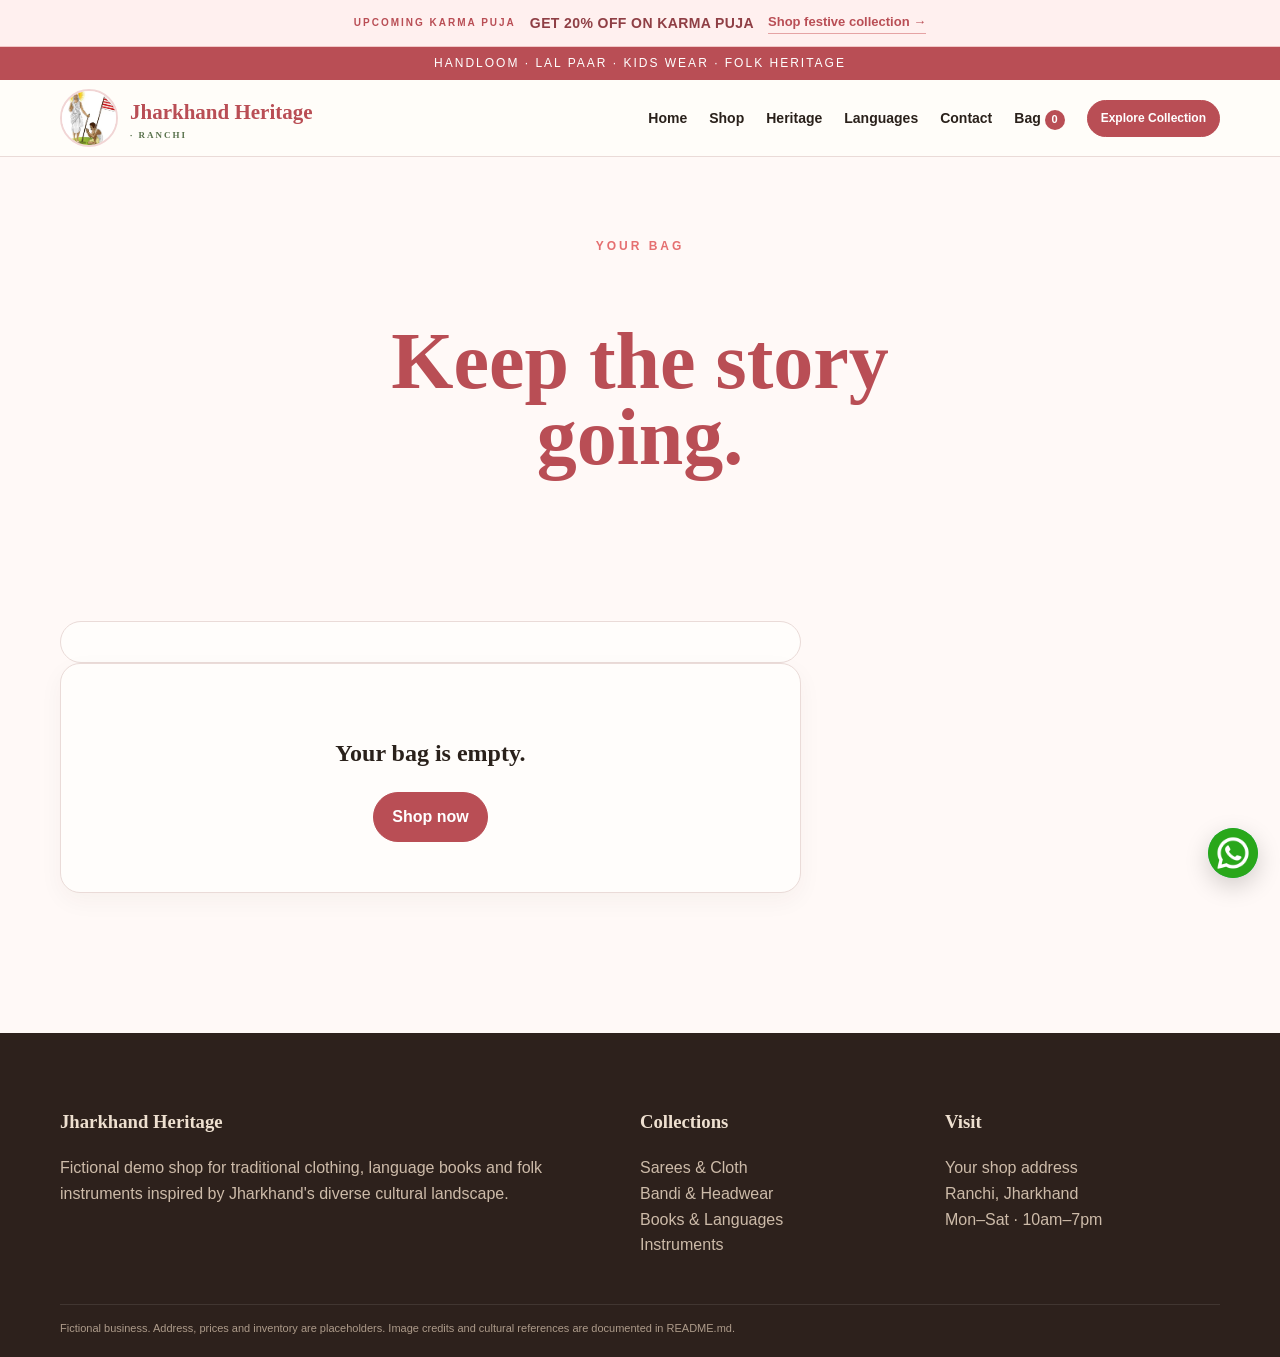
<file: cart.html>
<!doctype html>
<html lang="en">

<head>
    <meta charset="utf-8">
    <meta name="viewport" content="width=device-width,initial-scale=1">
    <link rel="icon" href="assets/logo4.webp">
    <title>Bag | Jharkhand Heritage</title>
    <link rel="stylesheet" href="assets/styles.css">
</head>

<body>
    <div class="offer-bar">
        <div class="wrap offer-inner"><span class="offer-kicker">UPCOMING KARMA PUJA</span><strong>GET 20% OFF ON KARMA
                PUJA</strong><a href="shop.html">Shop festive collection →</a></div>
    </div>
    <div class="top">HANDLOOM · LAL PAAR · KIDS WEAR · FOLK HERITAGE</div>
    <header class="head">
        <nav class="wrap"><a class="brand-logo" href="index.html"><img src="assets/logo4.webp"
                    alt="Jharkhand Heritage logo"><span>Jharkhand Heritage<small> ·
                        Ranchi</small></span></a><button class="toggle">☰</button>
            <div class="links"><a class="" href="index.html">Home</a><a class="" href="shop.html">Shop</a><a class=""
                    href="heritage.html">Heritage</a><a class="" href="languages.html">Languages</a><a class=""
                    href="contact.html">Contact</a><a href="cart.html">Bag <span class="count">0</span></a><a
                    class="btn small" href="shop.html">Explore Collection</a></div>
        </nav>
    </header>
    <main>
        <section class="section wrap">
            <div class="center">
                <div class="eyebrow">Your bag</div>
                <h1 style="font-size:clamp(50px,7vw,80px);line-height:.95;color:var(--rust)">Keep the story going.</h1>
            </div>
        </section>
        <section class="section wrap" style="padding-top:0">
            <div class="cart">
                <div>
                    <div id="cartItems" class="cartbox"></div>
                    <div id="empty" class="card" hidden style="text-align:center;padding:50px">
                        <h2>Your bag is empty.</h2><a class="btn" href="shop.html">Shop now</a>
                    </div>
                </div>
                <aside id="summary" class="summary" hidden>
                    <h2 style="color:var(--rust)">Order summary</h2>
                    <div class="line"><span>Subtotal</span><b id="sub">₹0</b></div>
                    <div class="line"><span>Shipping</span><b id="ship">₹99</b></div>
                    <div class="total"><span>Total</span><span id="tot">₹0</span></div><button id="checkout" class="btn"
                        style="width:100%;margin-top:20px">Proceed to checkout</button>
                    <div id="notice" class="notice" hidden style="margin-top:12px">Demo checkout only — connect
                        payment/order management for production.</div>
                </aside>
            </div>
        </section>
    </main>
    <footer class="footer">
        <div class="wrap foot">
            <div>
                <h3>Jharkhand Heritage</h3>
                <p>Fictional demo shop for traditional clothing, language books and folk instruments inspired by
                    Jharkhand's diverse cultural landscape.</p>
            </div>
            <div>
                <h3>Collections</h3>
                <p><a href="shop.html">Sarees & Cloth</a><br><a href="shop.html">Bandi & Headwear</a><br><a
                        href="shop.html">Books & Languages</a><br><a href="shop.html">Instruments</a></p>
            </div>
            <div>
                <h3>Visit</h3>
                <p>Your shop address <br>Ranchi, Jharkhand<br>Mon–Sat · 10am–7pm</p>
            </div>
        </div>
        <div class="wrap bottom">Fictional business. Address, prices and inventory are placeholders. Image credits and
            cultural references are documented in README.md.</div>
    </footer>

    <a class="wa-float" id="waFloat" href="#" target="_blank" rel="noopener" aria-label="Chat on WhatsApp">
        <img src="./assets/whatsapp.png" alt="whatsapp">
    </a>
    
    <script src="script.js"></script>
    <script src="assets/script.js"></script>
</body>

</html>
</file>
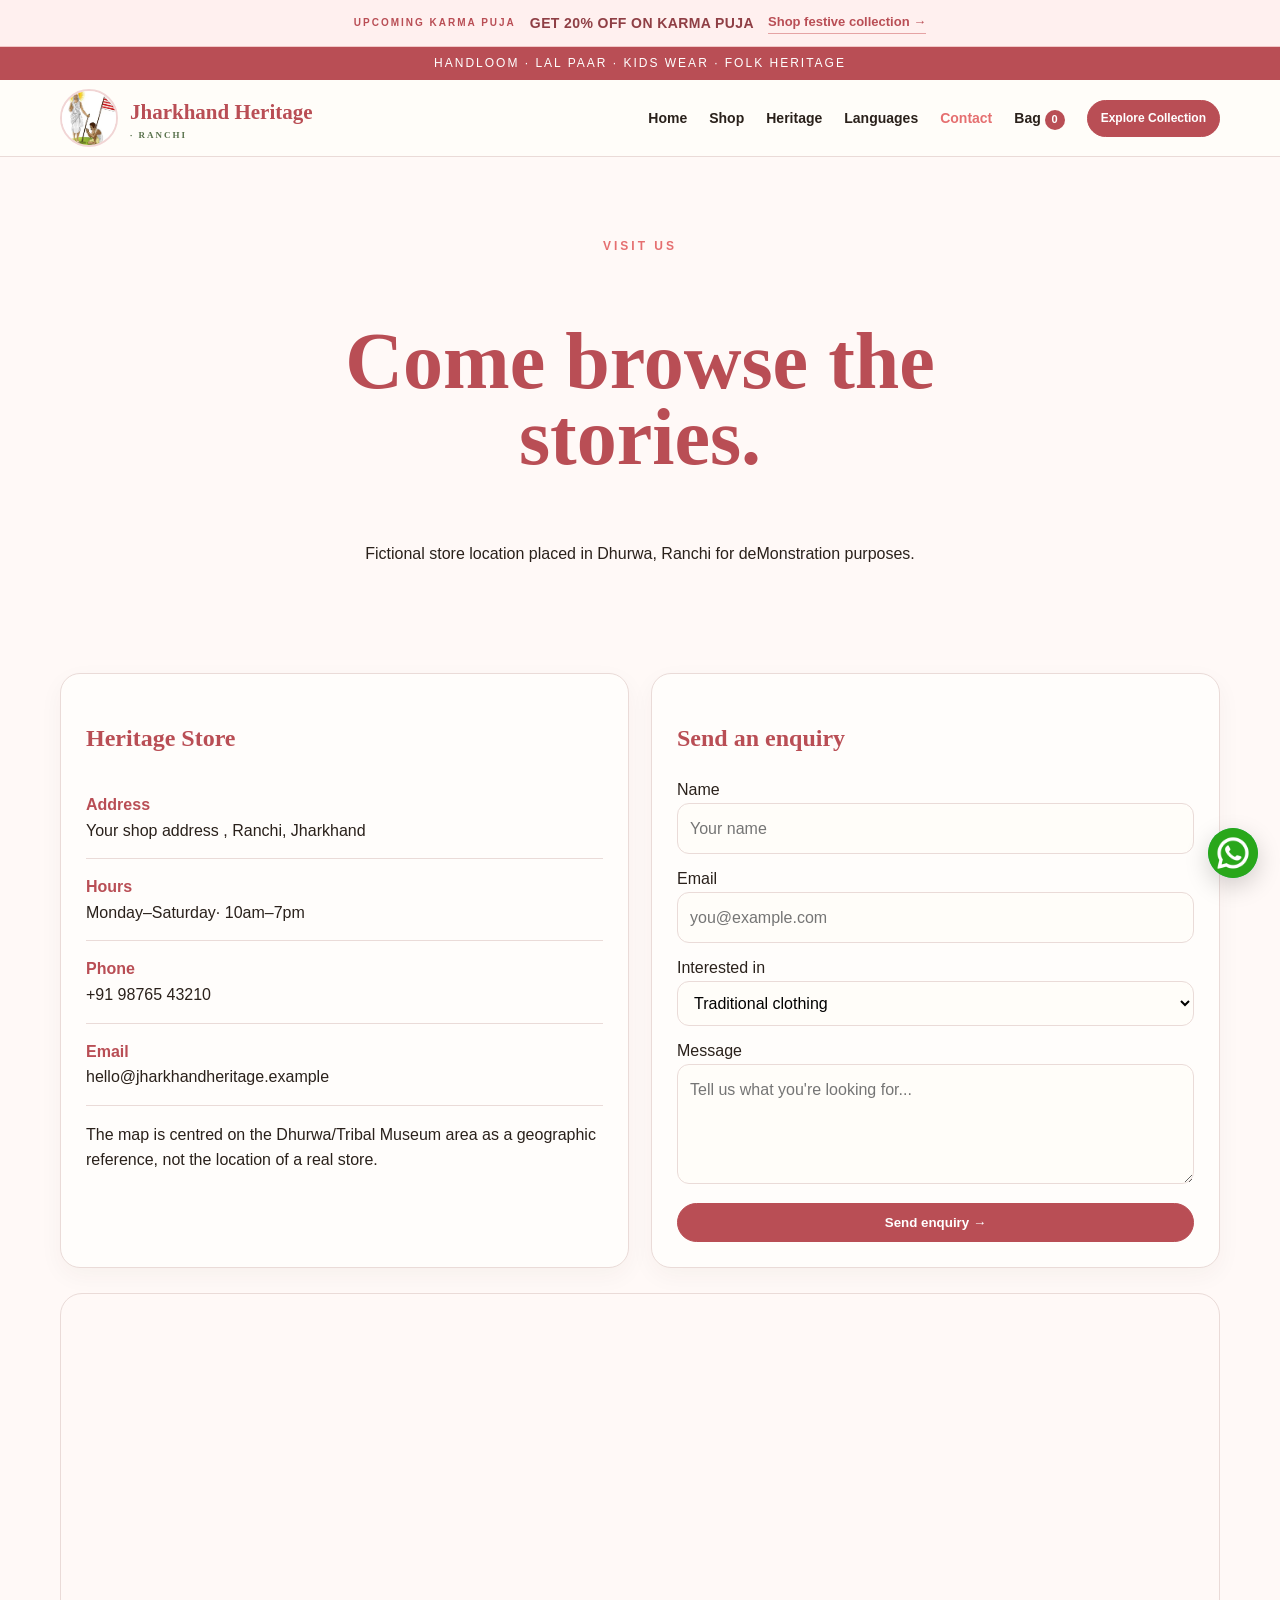
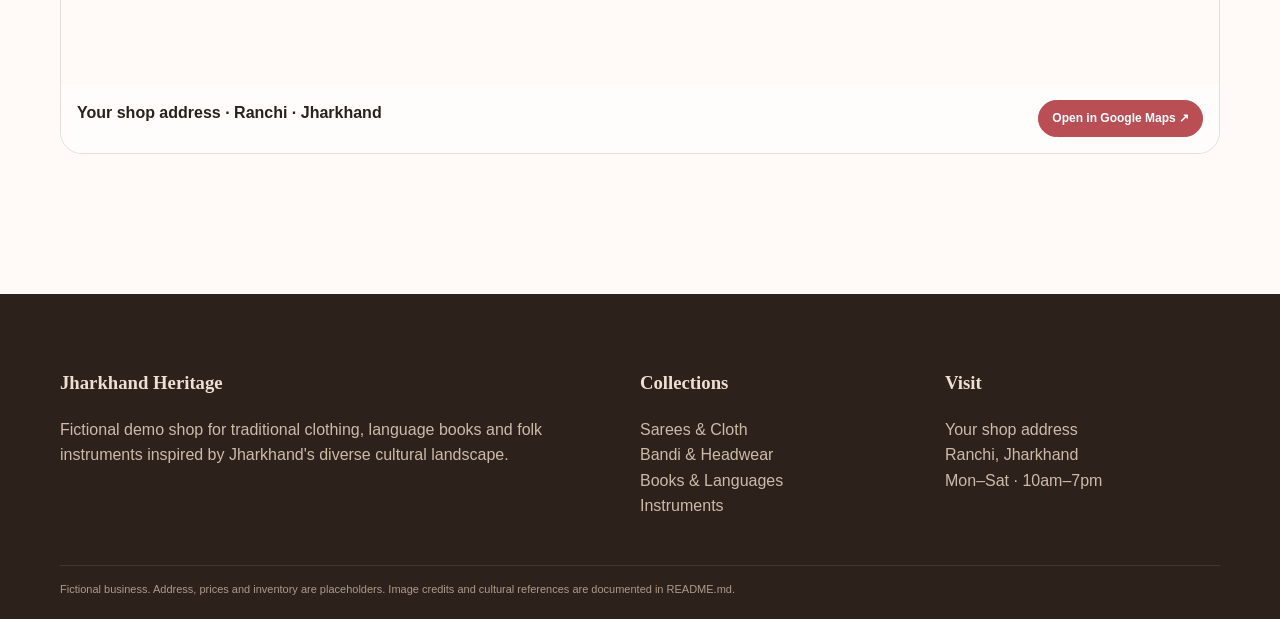
<file: contact.html>
<!doctype html>
<html lang="en">

<head>
    <meta charset="utf-8">
    <meta name="viewport" content="width=device-width,initial-scale=1">
    <link rel="icon" href="assets/logo4.webp">
    <title>Contact | Jharkhand Heritage</title>
    <link rel="stylesheet" href="assets/styles.css">
</head>

<body>
    <div class="offer-bar">
        <div class="wrap offer-inner"><span class="offer-kicker">UPCOMING KARMA PUJA</span><strong>GET 20% OFF ON KARMA
                PUJA</strong><a href="shop.html">Shop festive collection →</a></div>
    </div>
    <div class="top">HANDLOOM · LAL PAAR · KIDS WEAR · FOLK HERITAGE</div>
    <header class="head">
        <nav class="wrap"><a class="brand-logo" href="index.html"><img src="assets/logo4.webp"
                    alt="Jharkhand Heritage logo"><span>Jharkhand Heritage<small> ·
                        Ranchi</small></span></a><button class="toggle">☰</button>
            <div class="links"><a class="" href="index.html">Home</a><a class="" href="shop.html">Shop</a><a class=""
                    href="heritage.html">Heritage</a><a class="" href="languages.html">Languages</a><a class="active"
                    href="contact.html">Contact</a><a href="cart.html">Bag <span class="count">0</span></a><a
                    class="btn small" href="shop.html">Explore Collection</a></div>
        </nav>
    </header>
    <main>
        <section class="section wrap">
            <div class="center">
                <div class="eyebrow">Visit us</div>
                <h1 style="font-size:clamp(50px,7vw,80px);line-height:.95;color:var(--rust)">Come browse the stories.
                </h1>
                <p>Fictional store location placed in Dhurwa, Ranchi for deMonstration purposes.</p>
            </div>
        </section>
        <section class="section wrap" style="padding-top:10px">
            <div class="contact">
                <div class="card">
                    <h2 style="color:var(--rust)">Heritage Store</h2>
                    <div class="row"><b>Address</b><span class="muted">Your shop address , Ranchi, Jharkhand</span>
                    </div>
                    <div class="row"><b>Hours</b><span class="muted">Monday–Saturday· 10am–7pm</span></div>
                    <div class="row"><b>Phone</b><span class="muted">+91 98765 43210</span></div>
                    <div class="row"><b>Email</b><span class="muted">hello@jharkhandheritage.example</span></div>
                    <p class="notice">The map is centred on the Dhurwa/Tribal Museum area as a geographic reference, not
                        the location of a real store.</p>
                </div>
                <div class="card">
                    <h2 style="color:var(--rust)">Send an enquiry</h2>
                    <form id="contactForm"><label>Name<input required placeholder="Your name"></label><label>Email<input
                                required type="email" placeholder="you@example.com"></label><label>Interested in<select>
                                <option>Traditional clothing</option>
                                <option>Language books</option>
                                <option>Folk instruments</option>
                                <option>Bulk/event order</option>
                            </select></label><label>Message<textarea required
                                placeholder="Tell us what you're looking for..."></textarea></label><button
                            class="btn">Send enquiry →</button>
                        <div id="formNotice" class="notice" hidden>Thank you. This demo form is ready to connect to
                            email or WhatsApp.</div>
                    </form>
                </div>
            </div>
            <div class="map"><iframe title="Google Map - Dhurwa Ranchi" loading="lazy"
                    src="https://www.google.com/"></iframe>
                <div class="mapcap"><b>Your shop address · Ranchi · Jharkhand</b><a class="btn small" target="_blank"
                        rel="noopener" href="https://maps.app.goo.gl/RpRNsDPC7V5zEoLv5?g_st=aw">Open in Google Maps
                        ↗</a></div>
            </div>
        </section>
    </main>
    <footer class="footer">
        <div class="wrap foot">
            <div>
                <h3>Jharkhand Heritage</h3>
                <p>Fictional demo shop for traditional clothing, language books and folk instruments inspired by
                    Jharkhand's diverse cultural landscape.</p>
            </div>
            <div>
                <h3>Collections</h3>
                <p><a href="shop.html">Sarees & Cloth</a><br><a href="shop.html">Bandi & Headwear</a><br><a
                        href="shop.html">Books & Languages</a><br><a href="shop.html">Instruments</a></p>
            </div>
            <div>
                <h3>Visit</h3>
                <p>Your shop address <br>Ranchi, Jharkhand<br>Mon–Sat · 10am–7pm</p>
            </div>
        </div>
        <div class="wrap bottom">Fictional business. Address, prices and inventory are placeholders. Image credits and
            cultural references are documented in README.md.</div>
    </footer>

    <a class="wa-float" id="waFloat" href="#" target="_blank" rel="noopener" aria-label="Chat on WhatsApp">
        <img src="./assets/whatsapp.png" alt="whatsapp">
    </a>

    <script src="script.js"></script>
    <script src="assets/script.js"></script>
</body>

</html>
</file>
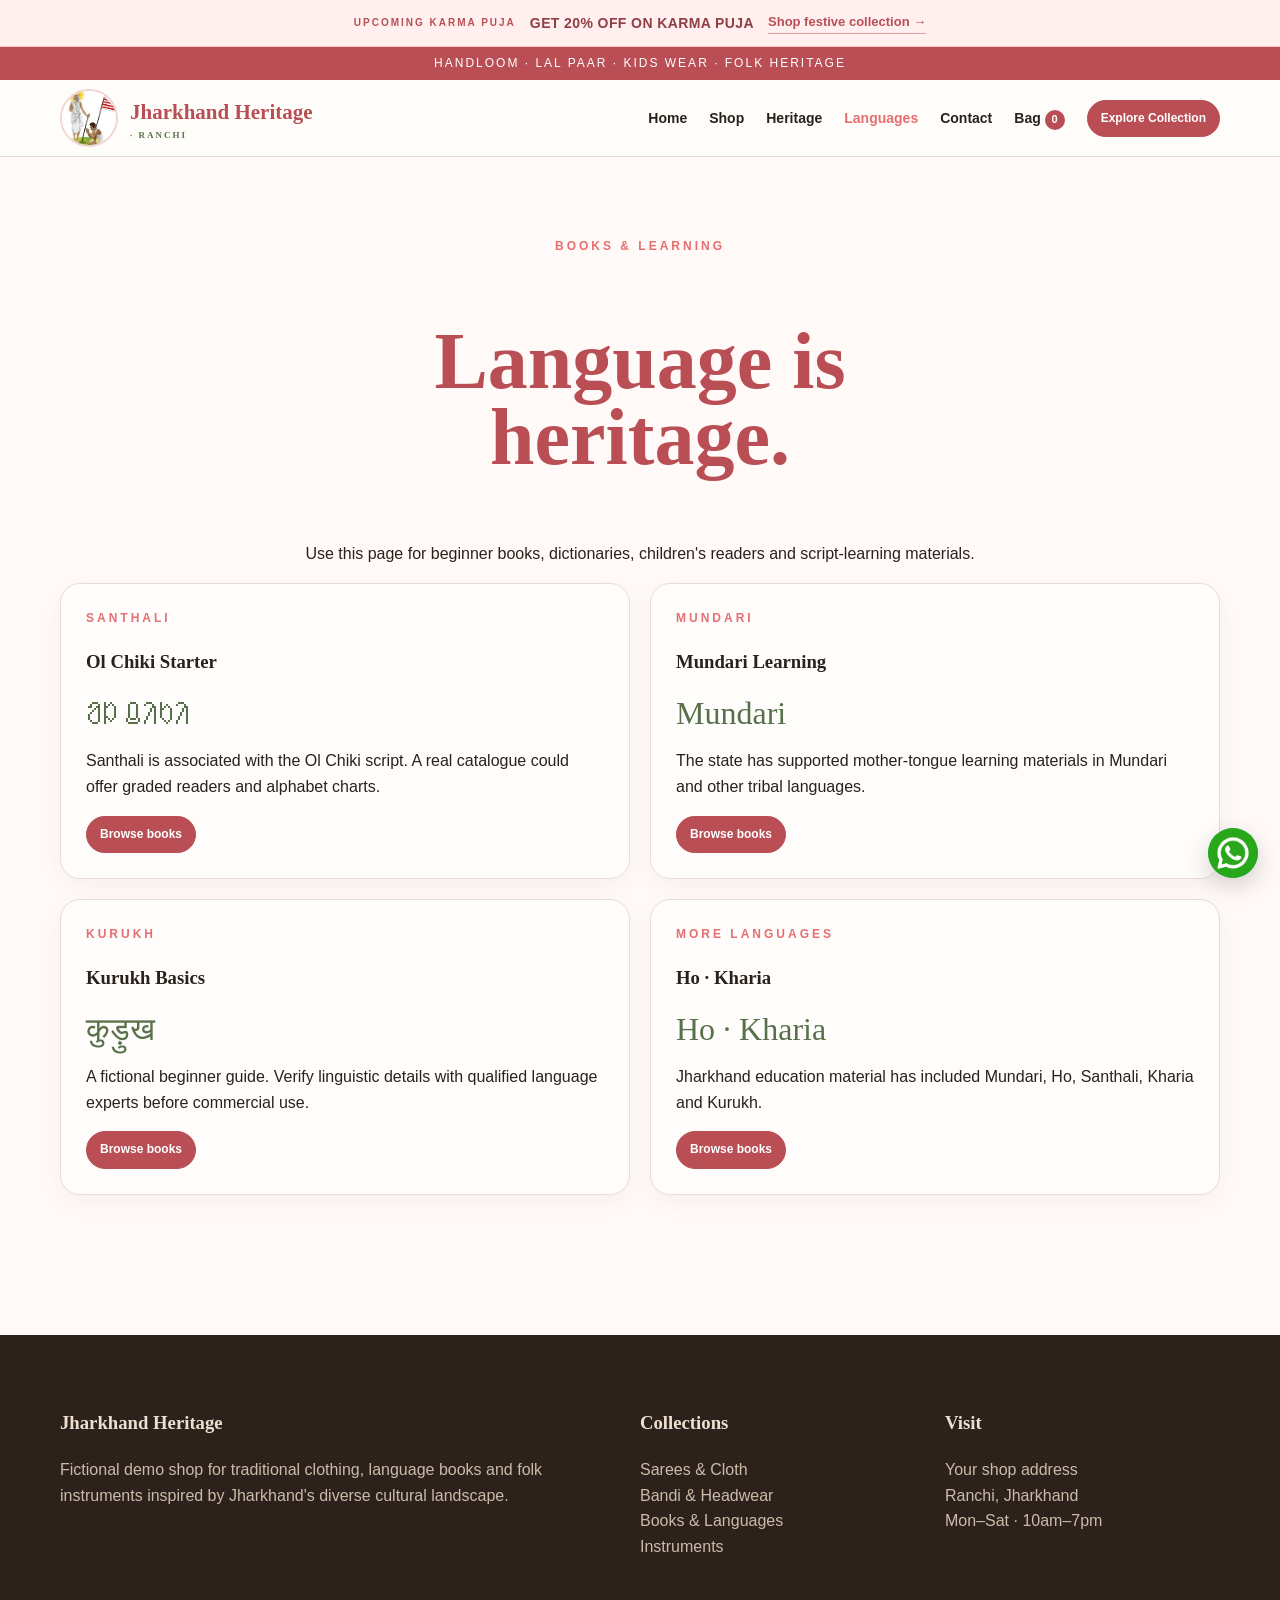
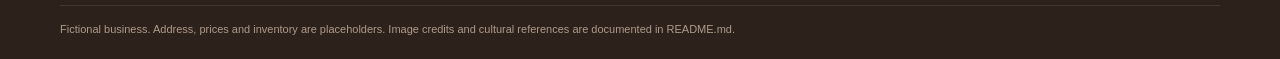
<file: languages.html>
<!doctype html>
<html lang="en">

<head>
    <meta charset="utf-8">
    <meta name="viewport" content="width=device-width,initial-scale=1">
    <link rel="icon" href="assets/logo4.webp">
    <title>Languages | Jharkhand Heritage</title>
    <link rel="stylesheet" href="assets/styles.css">
</head>

<body>
    <div class="offer-bar">
        <div class="wrap offer-inner"><span class="offer-kicker">UPCOMING KARMA PUJA</span><strong>GET 20% OFF ON KARMA
                PUJA</strong><a href="shop.html">Shop festive collection →</a></div>
    </div>
    <div class="top">HANDLOOM · LAL PAAR · KIDS WEAR · FOLK HERITAGE</div>
    <header class="head">
        <nav class="wrap"><a class="brand-logo" href="index.html"><img src="assets/logo4.webp"
                    alt="Jharkhand Heritage logo"><span>Jharkhand Heritage<small> ·
                        Ranchi</small></span></a><button class="toggle">☰</button>
            <div class="links"><a class="" href="index.html">Home</a><a class="" href="shop.html">Shop</a><a class=""
                    href="heritage.html">Heritage</a><a class="active" href="languages.html">Languages</a><a class=""
                    href="contact.html">Contact</a><a href="cart.html">Bag <span class="count">0</span></a><a
                    class="btn small" href="shop.html">Explore Collection</a></div>
        </nav>
    </header>
    <main>
        <section class="section wrap">
            <div class="center">
                <div class="eyebrow">Books & learning</div>
                <h1 style="font-size:clamp(50px,7vw,80px);line-height:.95;color:var(--rust)">Language is heritage.</h1>
                <p>Use this page for beginner books, dictionaries, children's readers and script-learning materials.</p>
            </div>
            <div class="languages">
                <article class="card">
                    <div class="eyebrow">Santhali</div>
                    <h3>Ol Chiki Starter</h3>
                    <div class="script">ᱚᱞ ᱪᱤᱠᱤ</div>
                    <p class="muted">Santhali is associated with the Ol Chiki script. A real catalogue could offer
                        graded readers and alphabet charts.</p><a class="btn small" href="shop.html">Browse books</a>
                </article>
                <article class="card">
                    <div class="eyebrow">Mundari</div>
                    <h3>Mundari Learning</h3>
                    <div class="script">Mundari</div>
                    <p class="muted">The state has supported mother-tongue learning materials in Mundari and other
                        tribal languages.</p><a class="btn small" href="shop.html">Browse books</a>
                </article>
                <article class="card">
                    <div class="eyebrow">Kurukh</div>
                    <h3>Kurukh Basics</h3>
                    <div class="script">कुड़ुख</div>
                    <p class="muted">A fictional beginner guide. Verify linguistic details with qualified language
                        experts before commercial use.</p><a class="btn small" href="shop.html">Browse books</a>
                </article>
                <article class="card">
                    <div class="eyebrow">More languages</div>
                    <h3>Ho · Kharia</h3>
                    <div class="script">Ho · Kharia</div>
                    <p class="muted">Jharkhand education material has included Mundari, Ho, Santhali, Kharia and Kurukh.
                    </p><a class="btn small" href="shop.html">Browse books</a>
                </article>
            </div>
        </section>
    </main>
    <footer class="footer">
        <div class="wrap foot">
            <div>
                <h3>Jharkhand Heritage</h3>
                <p>Fictional demo shop for traditional clothing, language books and folk instruments inspired by
                    Jharkhand's diverse cultural landscape.</p>
            </div>
            <div>
                <h3>Collections</h3>
                <p><a href="shop.html">Sarees & Cloth</a><br><a href="shop.html">Bandi & Headwear</a><br><a
                        href="shop.html">Books & Languages</a><br><a href="shop.html">Instruments</a></p>
            </div>
            <div>
                <h3>Visit</h3>
                <p>Your shop address <br>Ranchi, Jharkhand<br>Mon–Sat · 10am–7pm</p>
            </div>
        </div>
        <div class="wrap bottom">Fictional business. Address, prices and inventory are placeholders. Image credits and
            cultural references are documented in README.md.</div>
    </footer>
    <a class="wa-float" id="waFloat" href="#" target="_blank" rel="noopener" aria-label="Chat on WhatsApp">
        <img src="./assets/whatsapp.png" alt="whatsapp">
    </a>

    <script src="script.js"></script>
    <script src="assets/script.js"></script>
</body>

</html>
</file>
<file: assets/styles.css>
* {
    box-sizing: border-box
}

body {
    margin: 0;
    background: #fff9f7;
    color: #2a211b;
    font: 16px/1.6 Inter, Arial, sans-serif
}

h1,
h2,
h3,
.brand {
    font-family: Georgia, serif
}

a {
    text-decoration: none;
    color: inherit
}

img {
    width: 100%;
    display: block;
    object-fit: cover
}

:root {
    --rust: #b94e55;
    --red: #e56f70;
    --green: #58714b;
    --gold: #d5a24c;
    --paper: #fffdfb;
    --line: #eadbd8;
    --muted: #746968
}

.wrap {
    width: min(1160px, 92%);
    margin: auto
}

.top {
    background: var(--rust);
    color: white;
    text-align: center;
    padding: 7px;
    font-size: 12px;
    letter-spacing: 2px
}

.head {
    position: sticky;
    top: 0;
    z-index: 5;
    background: #fffdf9ee;
    border-bottom: 1px solid var(--line);
    backdrop-filter: blur(12px)
}

nav {
    min-height: 76px;
    display: flex;
    align-items: center;
    justify-content: space-between;
    gap: 20px
}

.brand {
    font-size: 25px;
    color: var(--rust);
    font-weight: bold
}

.brand small {
    display: block;
    font: 700 9px Inter;
    letter-spacing: 3px;
    color: var(--green);
    text-transform: uppercase
}

.links {
    display: flex;
    gap: 22px;
    align-items: center;
    font-size: 14px;
    font-weight: 700
}

.links a:hover,
.links .active {
    color: var(--red)
}

.toggle {
    display: none;
    background: none;
    border: 0;
    font-size: 25px
}

.btn {
    display: inline-block;
    background: var(--rust);
    color: #fff;
    padding: 11px 18px;
    border-radius: 999px;
    border: 1px solid var(--rust);
    font-weight: 800;
    cursor: pointer
}

.outline {
    background: none;
    color: var(--rust)
}

.count {
    display: inline-grid;
    place-items: center;
    min-width: 20px;
    height: 20px;
    border-radius: 50%;
    background: var(--rust);
    color: white;
    font-size: 11px
}

.hero {
    display: grid;
    grid-template-columns: 1fr 1fr;
    gap: 50px;
    align-items: center;
    padding: 65px 0 80px
}

.eyebrow {
    font-size: 12px;
    letter-spacing: 3px;
    text-transform: uppercase;
    color: var(--red);
    font-weight: 900
}

.hero h1 {
    font-size: clamp(50px, 7vw, 90px);
    line-height: .92;
    color: var(--rust);
    margin: 15px 0
}

.hero h1 em {
    color: var(--green);
    font-style: normal
}

.hero p {
    color: var(--muted);
    max-width: 600px;
    font-size: 18px
}

.actions {
    display: flex;
    gap: 10px;
    flex-wrap: wrap;
    margin-top: 25px
}

.heroimg {
    height: 560px;
    border: 8px solid white;
    border-radius: 25px;
    box-shadow: 0 18px 45px #b94e5518
}

.section {
    padding: 80px 0
}

.center {
    text-align: center;
    max-width: 700px;
    margin: auto
}

.center h2 {
    font-size: 48px;
    line-height: 1;
    color: var(--rust)
}

.strip {
    background: var(--paper);
    border-block: 1px solid var(--line)
}

.stripgrid {
    display: grid;
    grid-template-columns: repeat(4, 1fr)
}

.strip div {
    padding: 20px;
    text-align: center;
    border-right: 1px solid var(--line)
}

.strip div:last-child {
    border: 0
}

.strip b {
    display: block;
    color: var(--rust)
}

.strip span {
    font-size: 12px;
    color: var(--muted)
}

.cats,
.products {
    display: grid;
    grid-template-columns: repeat(4, 1fr);
    gap: 18px
}

.cat,
.product,
.card {
    background: var(--paper);
    border: 1px solid var(--line);
    border-radius: 20px;
    overflow: hidden;
    box-shadow: 0 8px 25px #51321d0b
}

.cat img {
    height: 230px
}

.cat div,
.body {
    padding: 17px
}

.cat h3,
.body h3 {
    margin: 0 0 5px;
    color: var(--rust)
}

.cat p,
.body p {
    margin: 0;
    color: var(--muted);
    font-size: 13px
}

.story {
    background: #b94e55;
    color: #fff8f7
}

.storygrid {
    display: grid;
    grid-template-columns: 1fr 1fr;
    gap: 50px;
    align-items: center
}

.story img {
    height: 480px;
    border-radius: 22px
}

.story h2 {
    font-size: 50px;
    line-height: 1;
    margin: 12px 0
}

.story p {
    color: #ffe8e7
}

.product img {
    height: 245px
}

.body {
    display: flex;
    flex-direction: column;
    min-height: 190px
}

.meta {
    display: flex;
    justify-content: space-between;
    align-items: center;
    margin-top: auto
}

.price {
    font-weight: 900;
    color: var(--rust)
}

.small {
    padding: 8px 13px;
    font-size: 12px
}

.filters {
    display: flex;
    gap: 8px;
    flex-wrap: wrap;
    justify-content: center;
    margin: 20px 0 30px
}

.filter {
    border: 1px solid var(--line);
    background: var(--paper);
    padding: 8px 14px;
    border-radius: 999px;
    cursor: pointer;
    font-weight: 700;
    color: var(--muted)
}

.filter.active {
    background: var(--rust);
    color: white
}

.hidden {
    display: none
}

.languages {
    display: grid;
    grid-template-columns: 1fr 1fr;
    gap: 20px
}

.card {
    padding: 25px
}

.script {
    font: 32px Georgia;
    color: var(--green)
}

.contact {
    display: grid;
    grid-template-columns: 1fr 1fr;
    gap: 22px
}

.row {
    padding: 15px 0;
    border-bottom: 1px solid var(--line)
}

.row b {
    display: block;
    color: var(--rust)
}

form {
    display: grid;
    gap: 12px
}

input,
textarea,
select {
    width: 100%;
    padding: 12px;
    border: 1px solid var(--line);
    border-radius: 12px;
    background: #fffdf9;
    font: inherit
}

textarea {
    min-height: 120px
}

.map {
    margin-top: 25px;
    border-radius: 22px;
    overflow: hidden;
    border: 1px solid var(--line)
}

.map iframe {
    width: 100%;
    height: 390px;
    border: 0;
    display: block
}

.mapcap {
    background: var(--paper);
    padding: 16px;
    display: flex;
    justify-content: space-between
}

.cart {
    display: grid;
    grid-template-columns: 1.3fr .7fr;
    gap: 20px
}

.cartbox,
.summary {
    background: var(--paper);
    border: 1px solid var(--line);
    border-radius: 22px;
    padding: 20px
}

.item {
    display: grid;
    grid-template-columns: 75px 1fr auto;
    gap: 15px;
    padding: 14px 0;
    border-bottom: 1px solid var(--line)
}

.item img {
    width: 75px;
    height: 75px;
    border-radius: 12px
}

.qty button {
    border: 1px solid var(--line);
    background: white;
    border-radius: 50%;
    width: 26px;
    height: 26px
}

.summary {
    height: max-content
}

.line,
.total {
    display: flex;
    justify-content: space-between;
    padding: 10px 0
}

.total {
    border-top: 1px solid var(--line);
    font-weight: 900
}

.footer {
    background: #2d211c;
    color: #eee0d0;
    padding: 55px 0 20px;
    margin-top: 60px
}

.foot {
    display: grid;
    grid-template-columns: 2fr 1fr 1fr;
    gap: 30px
}

.footer p,
.footer a {
    color: #cdbba9
}

.bottom {
    border-top: 1px solid #ffffff18;
    margin-top: 30px;
    padding-top: 15px;
    font-size: 11px;
    color: #ad9b8a
}

@media(max-width:900px) {
    .links {
        display: none;
        position: absolute;
        left: 4%;
        right: 4%;
        top: 76px;
        background: #fffdf9;
        padding: 15px;
        border: 1px solid var(--line);
        border-radius: 16px;
        flex-direction: column;
        align-items: stretch
    }

    .links.open {
        display: flex
    }

    .toggle {
        display: block
    }

    .hero,
    .storygrid,
    .contact,
    .cart {
        grid-template-columns: 1fr
    }

    .heroimg {
        height: 430px
    }

    .cats,
    .products {
        grid-template-columns: repeat(2, 1fr)
    }

    .stripgrid {
        grid-template-columns: 1fr 1fr
    }

    .foot {
        grid-template-columns: 1fr 1fr
    }
}

@media(max-width:560px) {
    .hero h1 {
        font-size: 52px
    }

    .cats,
    .products,
    .languages,
    .foot {
        grid-template-columns: 1fr
    }

    .stripgrid {
        grid-template-columns: 1fr
    }

    .story h2,
    .center h2 {
        font-size: 38px
    }

    .heroimg {
        height: 360px
    }

    .mapcap {
        display: block
    }

    .item {
        grid-template-columns: 60px 1fr
    }

    .item>strong {
        grid-column: 2
    }

    .item img {
        width: 60px;
        height: 60px
    }
}

.brand-logo {
    display: flex;
    align-items: center;
    gap: 12px;
    font-family: Georgia, serif;
    font-size: 21px;
    color: var(--rust);
    font-weight: bold
}

.brand-logo img {
    width: 58px;
    height: 58px;
    border-radius: 50%;
    object-fit: cover;
    border: 2px solid #f1d5d5;
    background: #fff
}

.brand-logo small {
    display: block;
    font: 700 9px Inter;
    letter-spacing: 2px;
    color: var(--green);
    text-transform: uppercase
}

.badge {
    display: inline-block;
    background: #ffe5e4;
    color: #b94e55;
    border: 1px solid #f3c2c2;
    padding: 5px 9px;
    border-radius: 999px;
    font-size: 11px;
    font-weight: 800
}

.product .swatch {
    height: 245px;
    object-fit: cover;
    background: #fff
}

.notice-strip {
    background: #fff0ef;
    border-block: 1px solid #f4d0cf;
    color: #a84950;
    padding: 10px;
    text-align: center;
    font-size: 13px;
    font-weight: 800
}

@media(max-width:560px) {
    .brand-logo {
        font-size: 17px
    }

    .brand-logo img {
        width: 48px;
        height: 48px
    }
}

.offer-bar {
    background: #fff0ef;
    border-bottom: 1px solid #f2c7c7;
    color: #8f3f45
}

.offer-inner {
    min-height: 46px;
    display: flex;
    align-items: center;
    justify-content: center;
    gap: 14px;
    flex-wrap: wrap;
    font-size: 13px
}

.offer-kicker {
    font-size: 10px;
    letter-spacing: 2px;
    font-weight: 900;
    color: #b94e55
}

.offer-inner strong {
    font-size: 14px;
    letter-spacing: .4px
}

.offer-inner a {
    font-weight: 900;
    color: #b94e55;
    border-bottom: 1px solid #e5a3a4
}


.wa-float img {
    width: 50px;
    height: 50px;
    border-radius: 50%;
    display: block
}

.wa-float {
    position: fixed;
    right: 22px;
    bottom: 22px;
    width: 50px;
    height: 50px;
    border-radius: 50%;
    display: flex;
    align-items: center;
    justify-content: center;
    background: #1eae58;
    color: #fff;
    font-size: 11px;
    font-weight: 700;
    box-shadow: 0 8px 24px rgba(0, 0, 0, .18);
    z-index: 40
}
</file>
